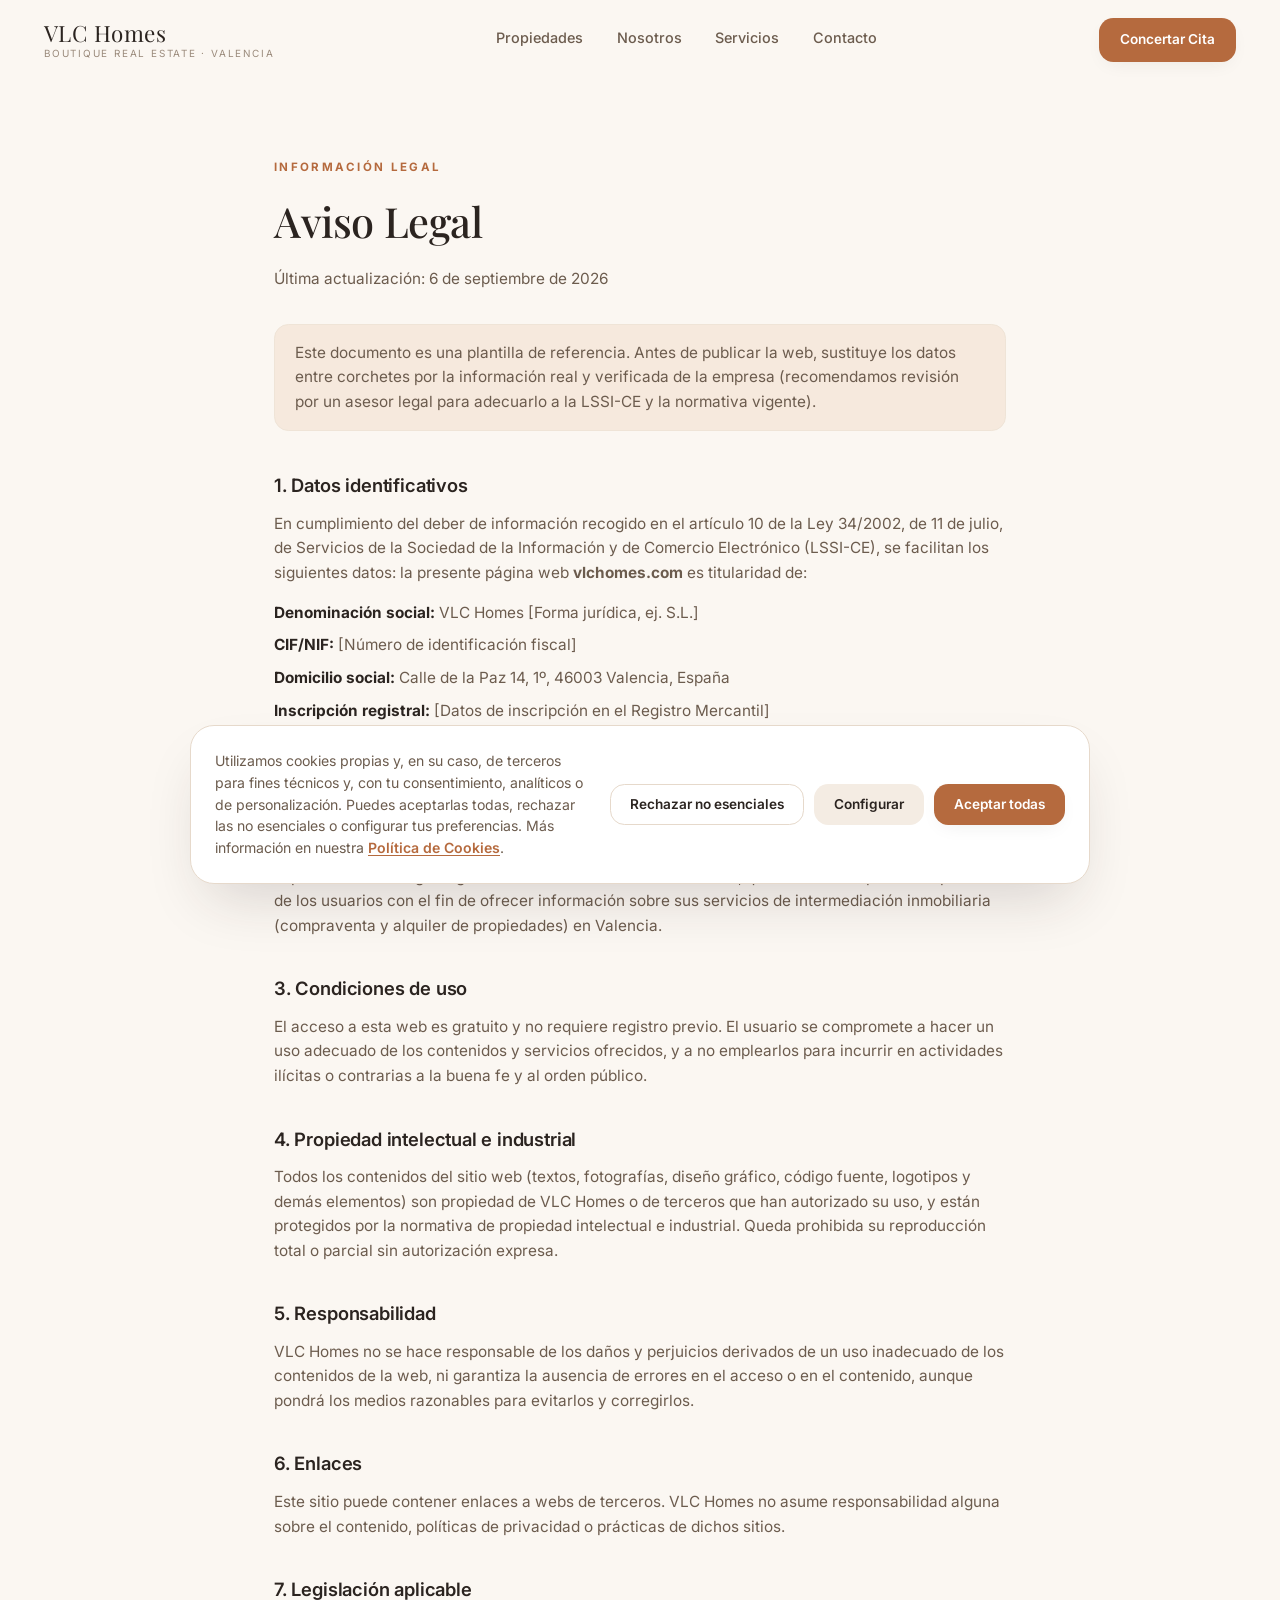
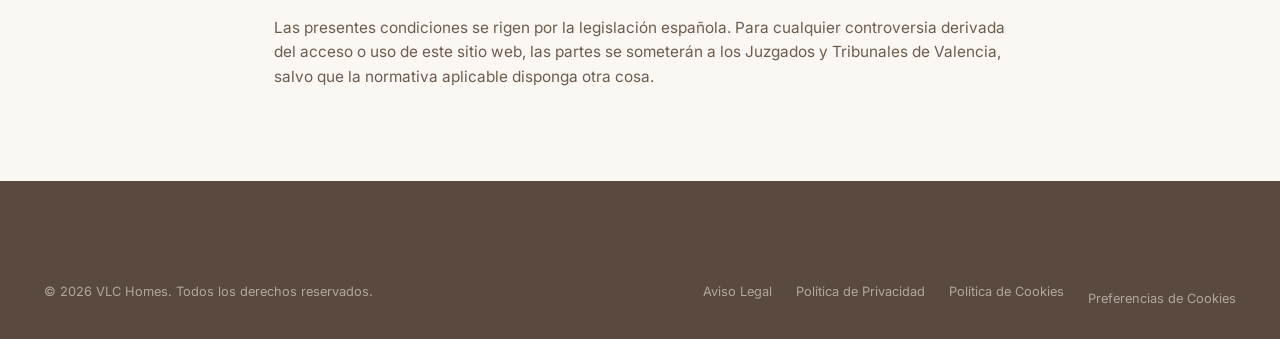
<file: aviso-legal.html>
<!DOCTYPE html>
<html lang="es">
<head>
<meta charset="UTF-8">
<meta name="viewport" content="width=device-width, initial-scale=1.0">
<title>Aviso Legal | VLC Homes</title>
<meta name="robots" content="noindex">

<link rel="preconnect" href="https://fonts.googleapis.com">
<link rel="preconnect" href="https://fonts.gstatic.com" crossorigin>
<link href="https://fonts.googleapis.com/css2?family=Playfair+Display:ital,wght@0,400;0,500;0,600;0,700;1,400;1,500&family=Inter:wght@300;400;500;600;700&display=swap" rel="stylesheet">

<link rel="stylesheet" href="css/style.css">
<link rel="stylesheet" href="css/legal.css">
<link rel="stylesheet" href="css/cookies.css">
</head>
<body>

<header class="site-header" id="site-header">
  <div class="container header-inner">
    <a href="index.html" class="logo">
      <span class="logo-mark">VLC Homes</span>
      <span class="logo-sub">Boutique Real Estate · Valencia</span>
    </a>
    <nav class="main-nav" aria-label="Navegación principal">
      <a href="index.html#propiedades">Propiedades</a>
      <a href="index.html#nosotros">Nosotros</a>
      <a href="index.html#servicios">Servicios</a>
      <a href="index.html#contacto">Contacto</a>
    </nav>
    <div class="header-actions">
      <a href="index.html#contacto" class="btn btn-primary btn-sm">Concertar Cita</a>
    </div>
  </div>
</header>

<main id="main">
  <section class="section legal">
    <div class="container legal-content">
      <span class="eyebrow-label">Información Legal</span>
      <h1>Aviso Legal</h1>
      <p class="legal-updated">Última actualización: 6 de septiembre de 2026</p>

      <p class="legal-placeholder-note">
        Este documento es una plantilla de referencia. Antes de publicar la web, sustituye los
        datos entre corchetes por la información real y verificada de la empresa (recomendamos
        revisión por un asesor legal para adecuarlo a la LSSI-CE y la normativa vigente).
      </p>

      <h2>1. Datos identificativos</h2>
      <p>
        En cumplimiento del deber de información recogido en el artículo 10 de la Ley 34/2002,
        de 11 de julio, de Servicios de la Sociedad de la Información y de Comercio Electrónico
        (LSSI-CE), se facilitan los siguientes datos: la presente página web
        <strong>vlchomes.com</strong> es titularidad de:
      </p>
      <ul class="legal-list">
        <li><strong>Denominación social:</strong> VLC Homes [Forma jurídica, ej. S.L.]</li>
        <li><strong>CIF/NIF:</strong> [Número de identificación fiscal]</li>
        <li><strong>Domicilio social:</strong> Calle de la Paz 14, 1º, 46003 Valencia, España</li>
        <li><strong>Inscripción registral:</strong> [Datos de inscripción en el Registro Mercantil]</li>
        <li><strong>Correo electrónico:</strong> <a href="mailto:hola@vlchomes.com">hola@vlchomes.com</a></li>
        <li><strong>Teléfono:</strong> <a href="tel:+34960234500">+34 960 234 500</a></li>
      </ul>

      <h2>2. Objeto</h2>
      <p>
        El presente aviso legal regula el uso del sitio web vlchomes.com, que VLC Homes pone a
        disposición de los usuarios con el fin de ofrecer información sobre sus servicios de
        intermediación inmobiliaria (compraventa y alquiler de propiedades) en Valencia.
      </p>

      <h2>3. Condiciones de uso</h2>
      <p>
        El acceso a esta web es gratuito y no requiere registro previo. El usuario se compromete
        a hacer un uso adecuado de los contenidos y servicios ofrecidos, y a no emplearlos para
        incurrir en actividades ilícitas o contrarias a la buena fe y al orden público.
      </p>

      <h2>4. Propiedad intelectual e industrial</h2>
      <p>
        Todos los contenidos del sitio web (textos, fotografías, diseño gráfico, código fuente,
        logotipos y demás elementos) son propiedad de VLC Homes o de terceros que han autorizado
        su uso, y están protegidos por la normativa de propiedad intelectual e industrial. Queda
        prohibida su reproducción total o parcial sin autorización expresa.
      </p>

      <h2>5. Responsabilidad</h2>
      <p>
        VLC Homes no se hace responsable de los daños y perjuicios derivados de un uso inadecuado
        de los contenidos de la web, ni garantiza la ausencia de errores en el acceso o en el
        contenido, aunque pondrá los medios razonables para evitarlos y corregirlos.
      </p>

      <h2>6. Enlaces</h2>
      <p>
        Este sitio puede contener enlaces a webs de terceros. VLC Homes no asume responsabilidad
        alguna sobre el contenido, políticas de privacidad o prácticas de dichos sitios.
      </p>

      <h2>7. Legislación aplicable</h2>
      <p>
        Las presentes condiciones se rigen por la legislación española. Para cualquier
        controversia derivada del acceso o uso de este sitio web, las partes se someterán a los
        Juzgados y Tribunales de Valencia, salvo que la normativa aplicable disponga otra cosa.
      </p>
    </div>
  </section>
</main>

<footer class="site-footer">
  <div class="container footer-bottom" style="border-top:none;">
    <p>&copy; <span id="year">2026</span> VLC Homes. Todos los derechos reservados.</p>
    <div class="footer-legal">
      <a href="aviso-legal.html">Aviso Legal</a>
      <a href="politica-privacidad.html">Política de Privacidad</a>
      <a href="politica-cookies.html">Política de Cookies</a>
      <button type="button" class="footer-legal-btn" onclick="window.VLCCookies && window.VLCCookies.openPreferences()">Preferencias de Cookies</button>
    </div>
  </div>
</footer>

<script>document.getElementById('year').textContent = new Date().getFullYear();</script>
<script src="js/cookies.js"></script>
</body>
</html>
</file>
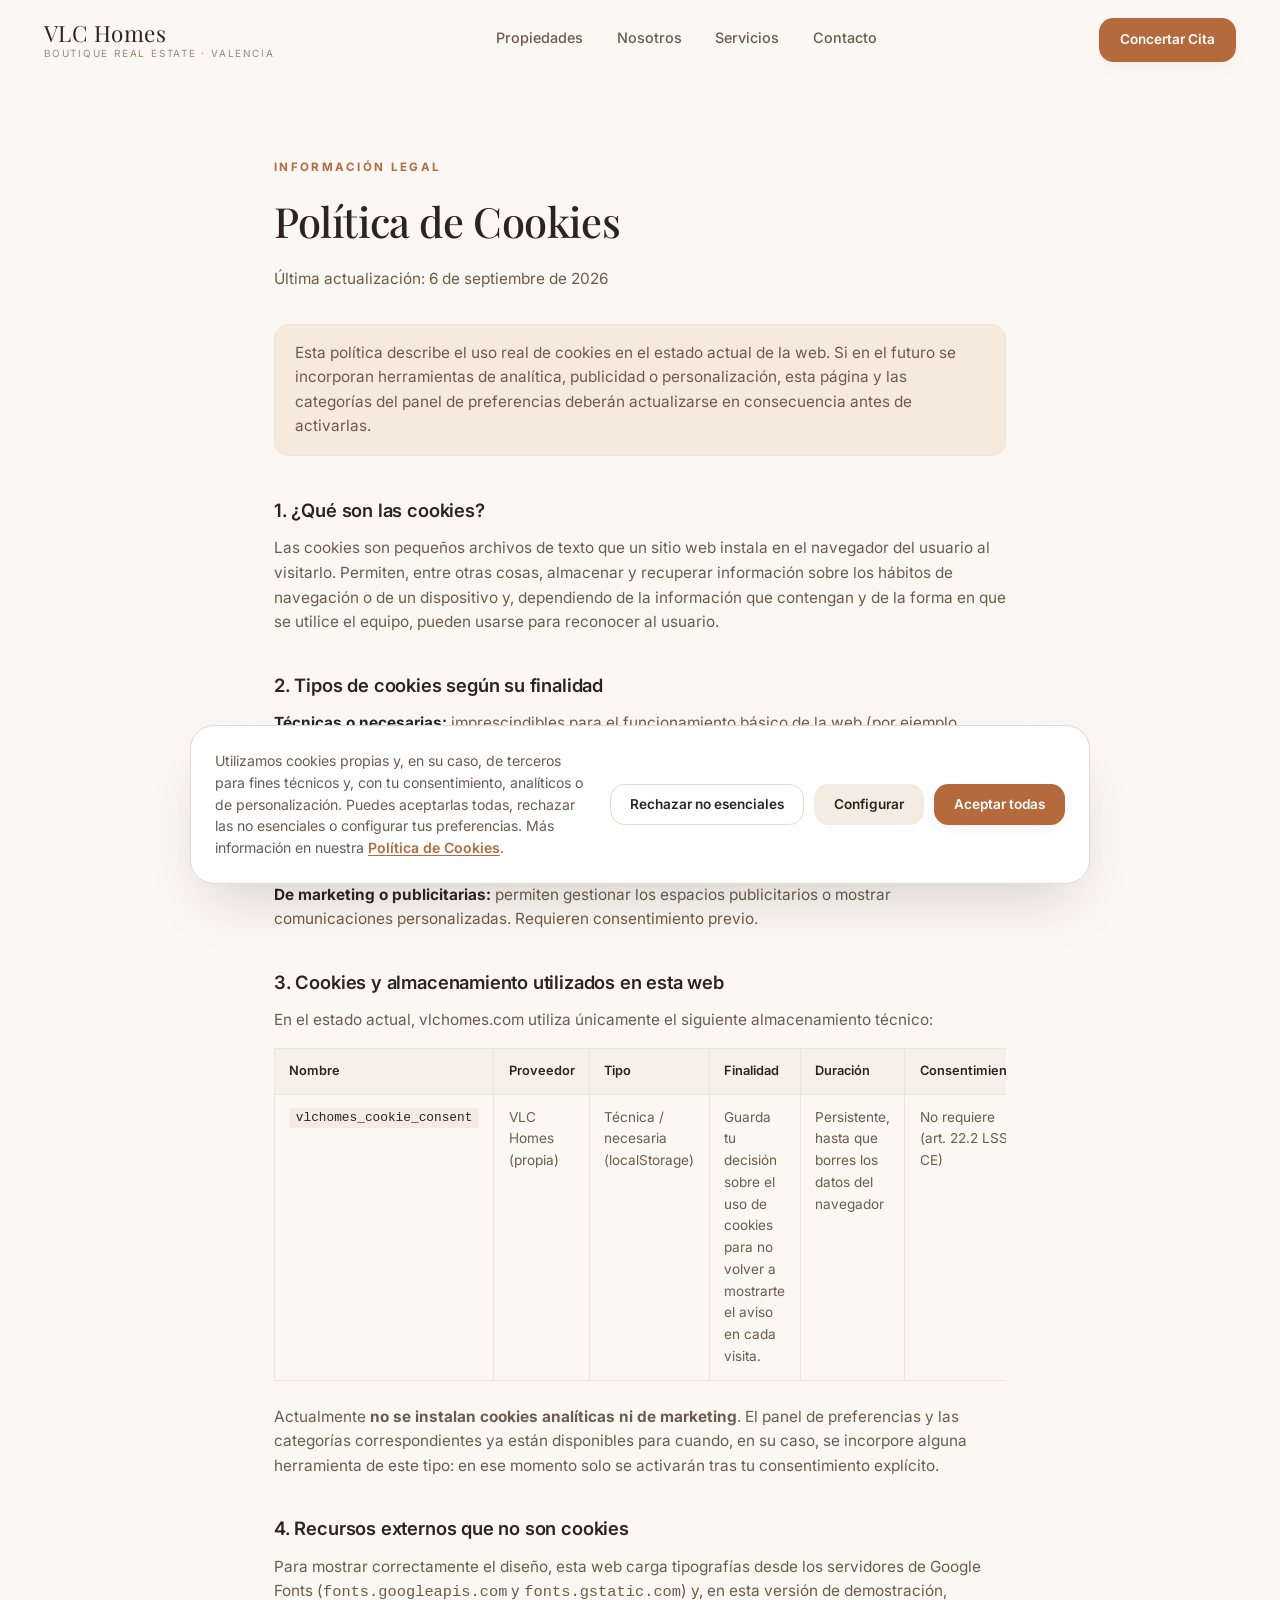
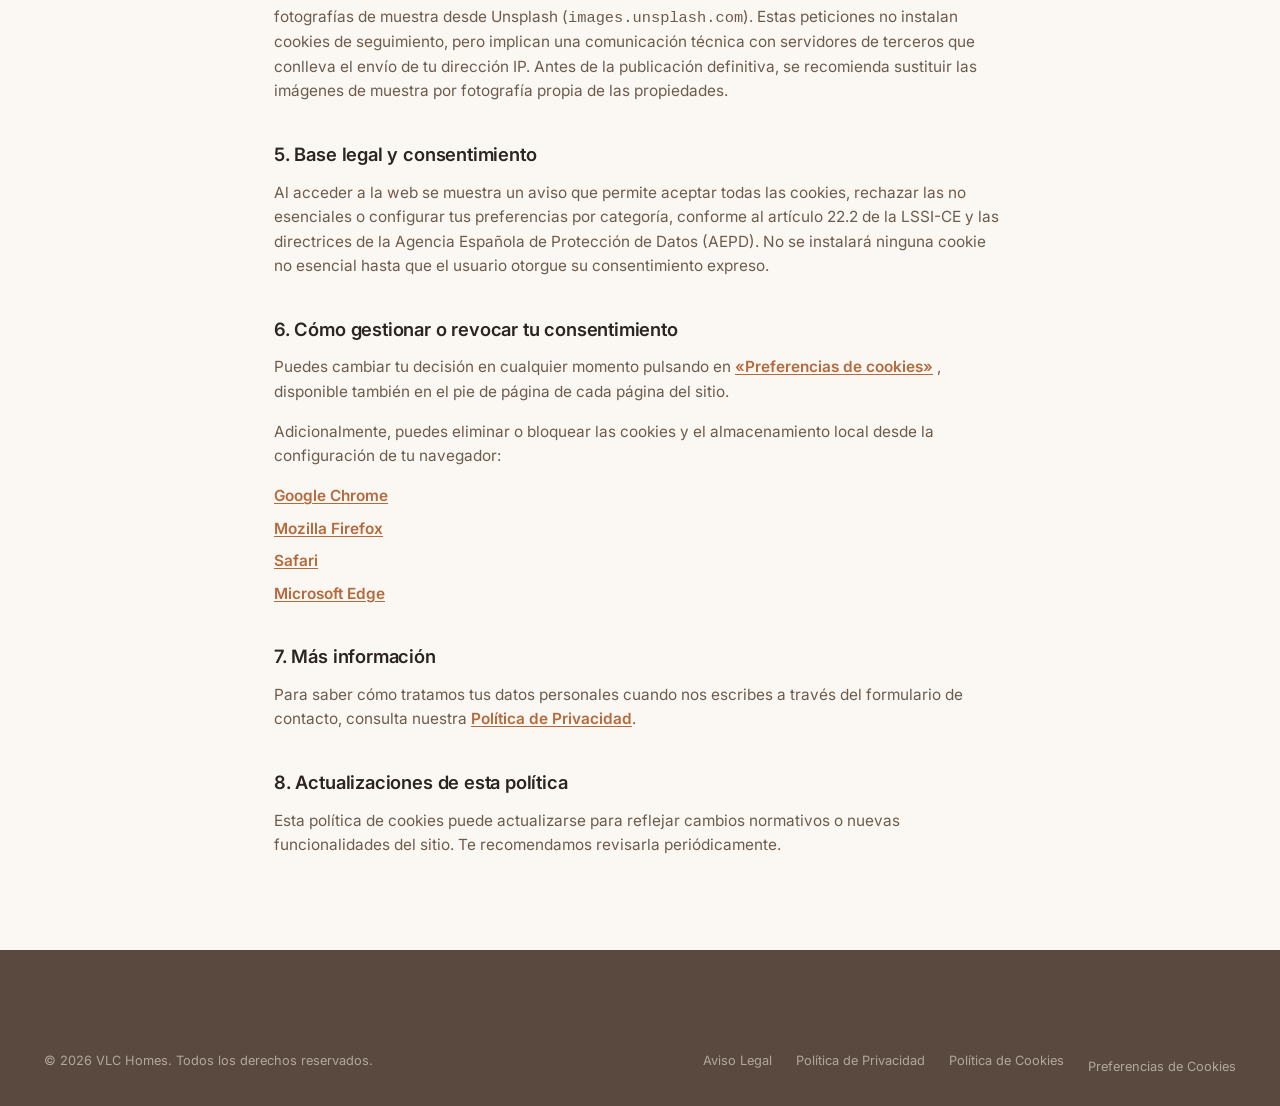
<file: politica-cookies.html>
<!DOCTYPE html>
<html lang="es">
<head>
<meta charset="UTF-8">
<meta name="viewport" content="width=device-width, initial-scale=1.0">
<title>Política de Cookies | VLC Homes</title>
<meta name="robots" content="noindex">

<link rel="preconnect" href="https://fonts.googleapis.com">
<link rel="preconnect" href="https://fonts.gstatic.com" crossorigin>
<link href="https://fonts.googleapis.com/css2?family=Playfair+Display:ital,wght@0,400;0,500;0,600;0,700;1,400;1,500&family=Inter:wght@300;400;500;600;700&display=swap" rel="stylesheet">

<link rel="stylesheet" href="css/style.css">
<link rel="stylesheet" href="css/legal.css">
<link rel="stylesheet" href="css/cookies.css">
</head>
<body>

<header class="site-header" id="site-header">
  <div class="container header-inner">
    <a href="index.html" class="logo">
      <span class="logo-mark">VLC Homes</span>
      <span class="logo-sub">Boutique Real Estate · Valencia</span>
    </a>
    <nav class="main-nav" aria-label="Navegación principal">
      <a href="index.html#propiedades">Propiedades</a>
      <a href="index.html#nosotros">Nosotros</a>
      <a href="index.html#servicios">Servicios</a>
      <a href="index.html#contacto">Contacto</a>
    </nav>
    <div class="header-actions">
      <a href="index.html#contacto" class="btn btn-primary btn-sm">Concertar Cita</a>
    </div>
  </div>
</header>

<main id="main">
  <section class="section legal">
    <div class="container legal-content">
      <span class="eyebrow-label">Información Legal</span>
      <h1>Política de Cookies</h1>
      <p class="legal-updated">Última actualización: 6 de septiembre de 2026</p>

      <p class="legal-placeholder-note">
        Esta política describe el uso real de cookies en el estado actual de la web.
        Si en el futuro se incorporan herramientas de analítica, publicidad o
        personalización, esta página y las categorías del panel de preferencias deberán
        actualizarse en consecuencia antes de activarlas.
      </p>

      <h2>1. ¿Qué son las cookies?</h2>
      <p>
        Las cookies son pequeños archivos de texto que un sitio web instala en el
        navegador del usuario al visitarlo. Permiten, entre otras cosas, almacenar y
        recuperar información sobre los hábitos de navegación o de un dispositivo y,
        dependiendo de la información que contengan y de la forma en que se utilice el
        equipo, pueden usarse para reconocer al usuario.
      </p>

      <h2>2. Tipos de cookies según su finalidad</h2>
      <ul class="legal-list">
        <li><strong>Técnicas o necesarias:</strong> imprescindibles para el funcionamiento básico de la web (por ejemplo, recordar tu decisión sobre cookies). No requieren consentimiento.</li>
        <li><strong>Analíticas:</strong> permiten cuantificar el número de visitantes y analizar su comportamiento para mejorar la web. Requieren consentimiento previo.</li>
        <li><strong>De personalización:</strong> permiten recordar preferencias del usuario (idioma, región, etc.). Requieren consentimiento si no son estrictamente necesarias.</li>
        <li><strong>De marketing o publicitarias:</strong> permiten gestionar los espacios publicitarios o mostrar comunicaciones personalizadas. Requieren consentimiento previo.</li>
      </ul>

      <h2>3. Cookies y almacenamiento utilizados en esta web</h2>
      <p>En el estado actual, vlchomes.com utiliza únicamente el siguiente almacenamiento técnico:</p>

      <div class="legal-table-wrap">
        <table class="legal-table">
          <thead>
            <tr>
              <th>Nombre</th>
              <th>Proveedor</th>
              <th>Tipo</th>
              <th>Finalidad</th>
              <th>Duración</th>
              <th>Consentimiento</th>
            </tr>
          </thead>
          <tbody>
            <tr>
              <td><code>vlchomes_cookie_consent</code></td>
              <td>VLC Homes (propia)</td>
              <td>Técnica / necesaria (localStorage)</td>
              <td>Guarda tu decisión sobre el uso de cookies para no volver a mostrarte el aviso en cada visita.</td>
              <td>Persistente, hasta que borres los datos del navegador</td>
              <td>No requiere (art. 22.2 LSSI-CE)</td>
            </tr>
          </tbody>
        </table>
      </div>

      <p>
        Actualmente <strong>no se instalan cookies analíticas ni de marketing</strong>. El
        panel de preferencias y las categorías correspondientes ya están disponibles para
        cuando, en su caso, se incorpore alguna herramienta de este tipo: en ese momento
        solo se activarán tras tu consentimiento explícito.
      </p>

      <h2>4. Recursos externos que no son cookies</h2>
      <p>
        Para mostrar correctamente el diseño, esta web carga tipografías desde los
        servidores de Google Fonts (<code>fonts.googleapis.com</code> y
        <code>fonts.gstatic.com</code>) y, en esta versión de demostración, fotografías de
        muestra desde Unsplash (<code>images.unsplash.com</code>). Estas peticiones no
        instalan cookies de seguimiento, pero implican una comunicación técnica con
        servidores de terceros que conlleva el envío de tu dirección IP. Antes de la
        publicación definitiva, se recomienda sustituir las imágenes de muestra por
        fotografía propia de las propiedades.
      </p>

      <h2>5. Base legal y consentimiento</h2>
      <p>
        Al acceder a la web se muestra un aviso que permite aceptar todas las cookies,
        rechazar las no esenciales o configurar tus preferencias por categoría, conforme
        al artículo 22.2 de la LSSI-CE y las directrices de la Agencia Española de
        Protección de Datos (AEPD). No se instalará ninguna cookie no esencial hasta que
        el usuario otorgue su consentimiento expreso.
      </p>

      <h2>6. Cómo gestionar o revocar tu consentimiento</h2>
      <p>
        Puedes cambiar tu decisión en cualquier momento pulsando en
        <button type="button" class="legal-inline-btn" onclick="window.VLCCookies && window.VLCCookies.openPreferences()">«Preferencias de cookies»</button>
        , disponible también en el pie de página de cada página del sitio.
      </p>
      <p>
        Adicionalmente, puedes eliminar o bloquear las cookies y el almacenamiento local
        desde la configuración de tu navegador:
      </p>
      <ul class="legal-list">
        <li><a href="https://support.google.com/chrome/answer/95647" target="_blank" rel="noopener">Google Chrome</a></li>
        <li><a href="https://support.mozilla.org/es/kb/proteccion-mejorada-contra-el-rastreo-firefox-escritorio" target="_blank" rel="noopener">Mozilla Firefox</a></li>
        <li><a href="https://support.apple.com/es-es/guide/safari/sfri11471/mac" target="_blank" rel="noopener">Safari</a></li>
        <li><a href="https://support.microsoft.com/es-es/microsoft-edge" target="_blank" rel="noopener">Microsoft Edge</a></li>
      </ul>

      <h2>7. Más información</h2>
      <p>
        Para saber cómo tratamos tus datos personales cuando nos escribes a través del
        formulario de contacto, consulta nuestra
        <a href="politica-privacidad.html">Política de Privacidad</a>.
      </p>

      <h2>8. Actualizaciones de esta política</h2>
      <p>
        Esta política de cookies puede actualizarse para reflejar cambios normativos o
        nuevas funcionalidades del sitio. Te recomendamos revisarla periódicamente.
      </p>
    </div>
  </section>
</main>

<footer class="site-footer">
  <div class="container footer-bottom" style="border-top:none;">
    <p>&copy; <span id="year">2026</span> VLC Homes. Todos los derechos reservados.</p>
    <div class="footer-legal">
      <a href="aviso-legal.html">Aviso Legal</a>
      <a href="politica-privacidad.html">Política de Privacidad</a>
      <a href="politica-cookies.html">Política de Cookies</a>
      <button type="button" class="footer-legal-btn" onclick="window.VLCCookies && window.VLCCookies.openPreferences()">Preferencias de Cookies</button>
    </div>
  </div>
</footer>

<script>document.getElementById('year').textContent = new Date().getFullYear();</script>
<script src="js/cookies.js"></script>
</body>
</html>
</file>
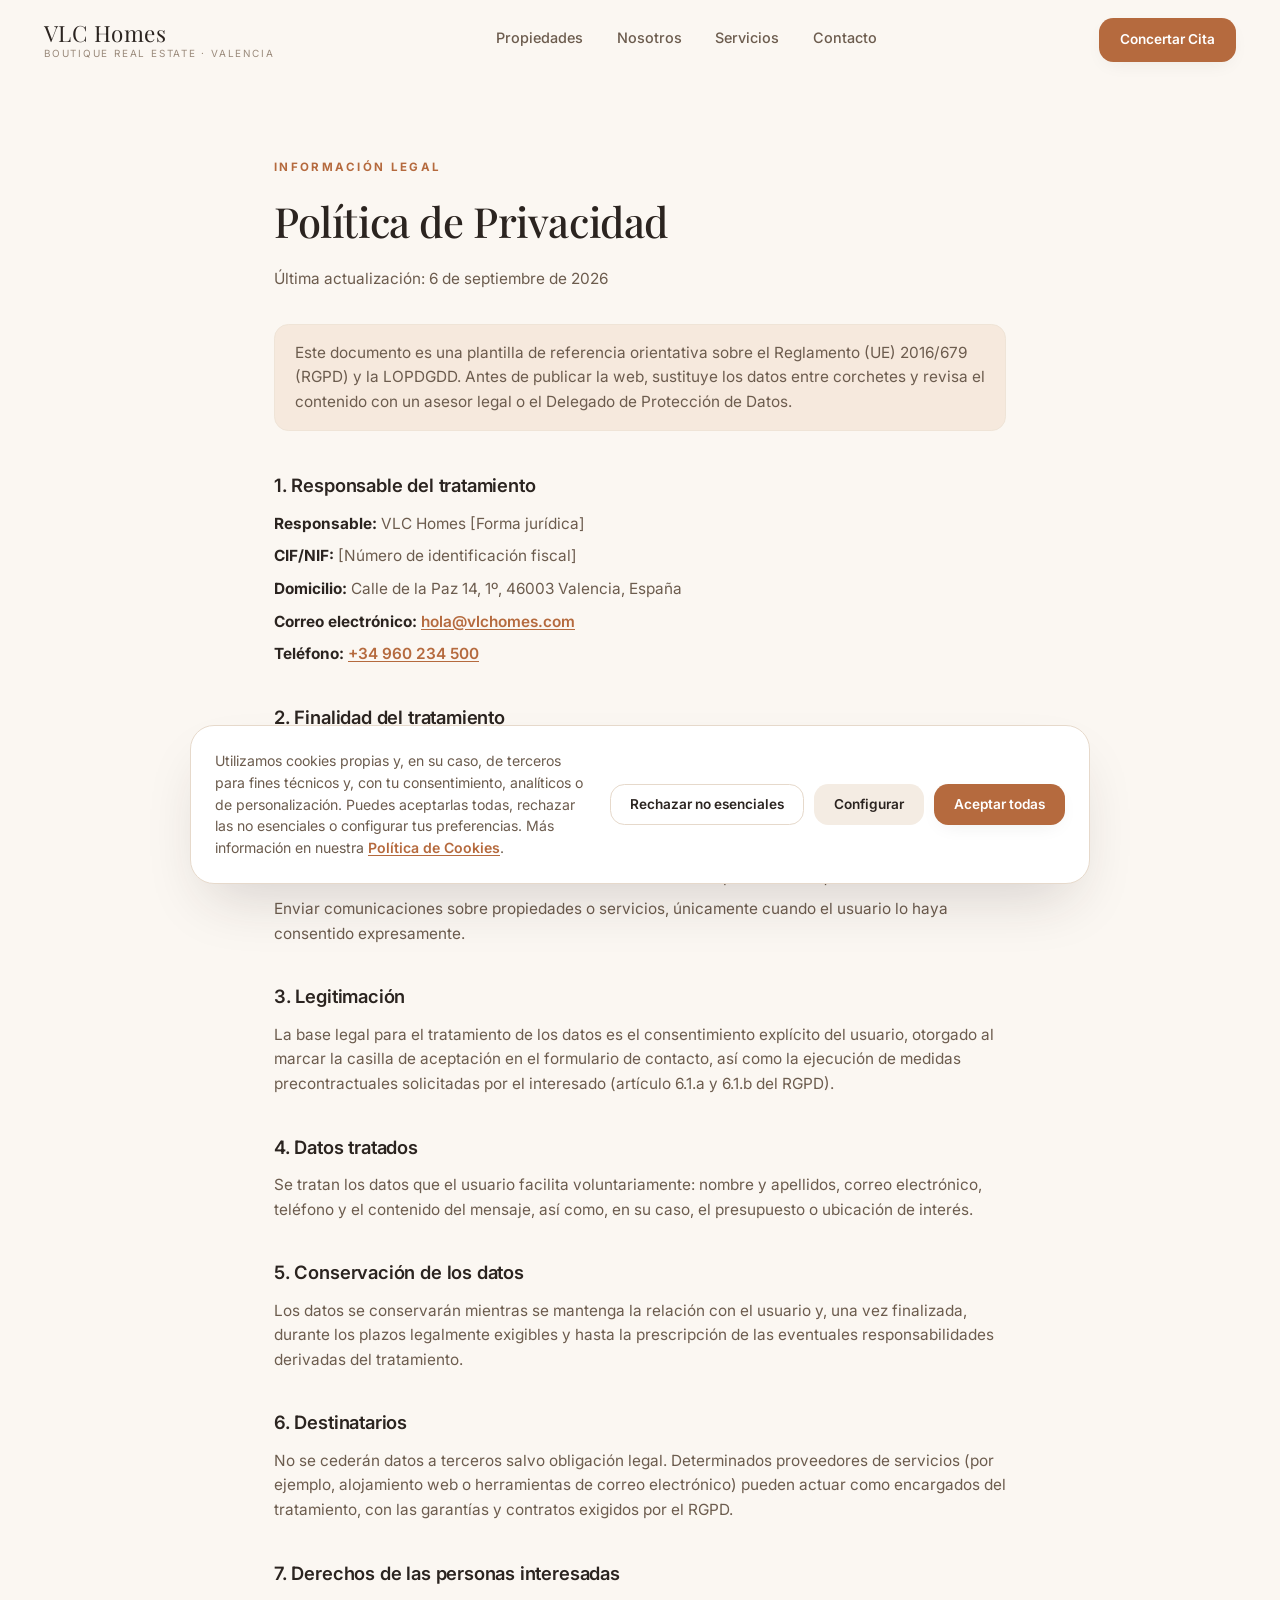
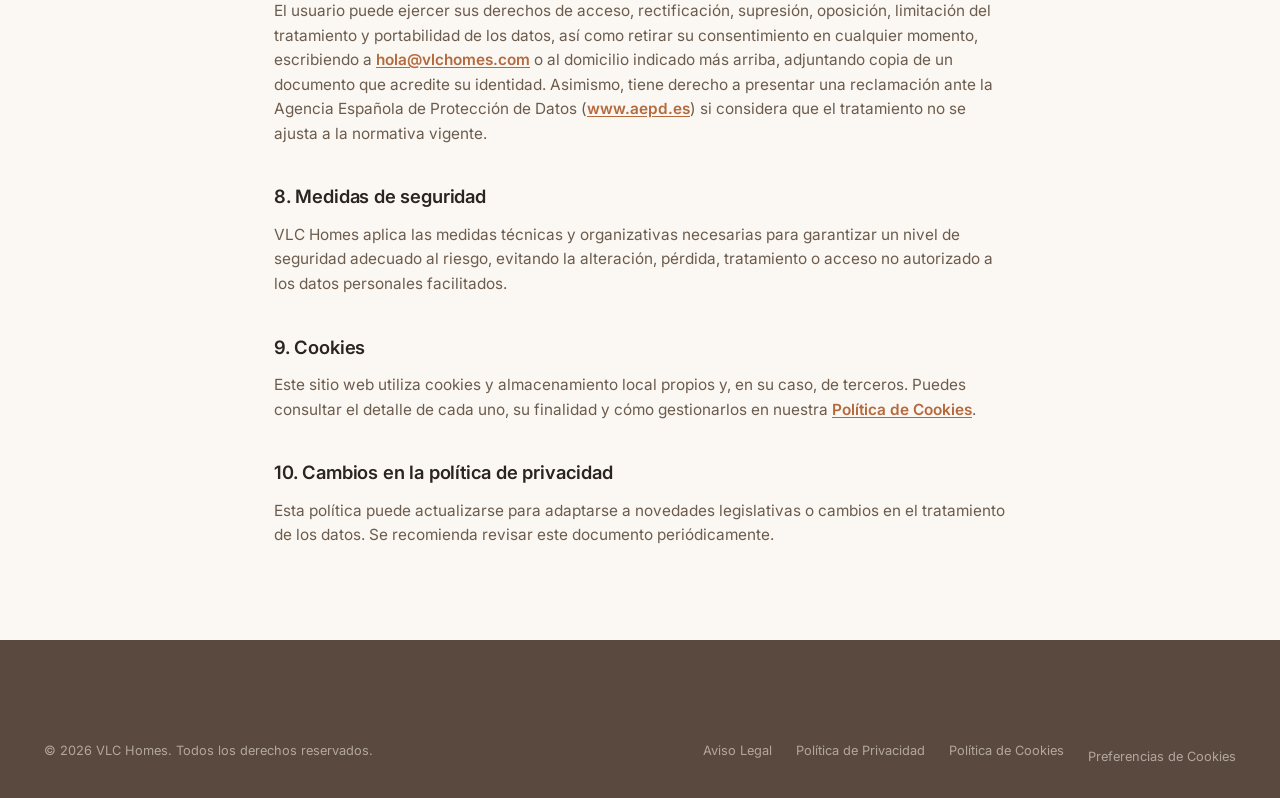
<file: politica-privacidad.html>
<!DOCTYPE html>
<html lang="es">
<head>
<meta charset="UTF-8">
<meta name="viewport" content="width=device-width, initial-scale=1.0">
<title>Política de Privacidad | VLC Homes</title>
<meta name="robots" content="noindex">

<link rel="preconnect" href="https://fonts.googleapis.com">
<link rel="preconnect" href="https://fonts.gstatic.com" crossorigin>
<link href="https://fonts.googleapis.com/css2?family=Playfair+Display:ital,wght@0,400;0,500;0,600;0,700;1,400;1,500&family=Inter:wght@300;400;500;600;700&display=swap" rel="stylesheet">

<link rel="stylesheet" href="css/style.css">
<link rel="stylesheet" href="css/legal.css">
<link rel="stylesheet" href="css/cookies.css">
</head>
<body>

<header class="site-header" id="site-header">
  <div class="container header-inner">
    <a href="index.html" class="logo">
      <span class="logo-mark">VLC Homes</span>
      <span class="logo-sub">Boutique Real Estate · Valencia</span>
    </a>
    <nav class="main-nav" aria-label="Navegación principal">
      <a href="index.html#propiedades">Propiedades</a>
      <a href="index.html#nosotros">Nosotros</a>
      <a href="index.html#servicios">Servicios</a>
      <a href="index.html#contacto">Contacto</a>
    </nav>
    <div class="header-actions">
      <a href="index.html#contacto" class="btn btn-primary btn-sm">Concertar Cita</a>
    </div>
  </div>
</header>

<main id="main">
  <section class="section legal">
    <div class="container legal-content">
      <span class="eyebrow-label">Información Legal</span>
      <h1>Política de Privacidad</h1>
      <p class="legal-updated">Última actualización: 6 de septiembre de 2026</p>

      <p class="legal-placeholder-note">
        Este documento es una plantilla de referencia orientativa sobre el Reglamento (UE)
        2016/679 (RGPD) y la LOPDGDD. Antes de publicar la web, sustituye los datos entre
        corchetes y revisa el contenido con un asesor legal o el Delegado de Protección de Datos.
      </p>

      <h2>1. Responsable del tratamiento</h2>
      <ul class="legal-list">
        <li><strong>Responsable:</strong> VLC Homes [Forma jurídica]</li>
        <li><strong>CIF/NIF:</strong> [Número de identificación fiscal]</li>
        <li><strong>Domicilio:</strong> Calle de la Paz 14, 1º, 46003 Valencia, España</li>
        <li><strong>Correo electrónico:</strong> <a href="mailto:hola@vlchomes.com">hola@vlchomes.com</a></li>
        <li><strong>Teléfono:</strong> <a href="tel:+34960234500">+34 960 234 500</a></li>
      </ul>

      <h2>2. Finalidad del tratamiento</h2>
      <p>Los datos personales facilitados a través del formulario de contacto de esta web se tratan con las siguientes finalidades:</p>
      <ul class="legal-list">
        <li>Atender y responder a las consultas, solicitudes de información o de valoración inmobiliaria remitidas por el usuario.</li>
        <li>Gestionar la relación comercial derivada de una eventual compraventa o alquiler de un inmueble.</li>
        <li>Enviar comunicaciones sobre propiedades o servicios, únicamente cuando el usuario lo haya consentido expresamente.</li>
      </ul>

      <h2>3. Legitimación</h2>
      <p>
        La base legal para el tratamiento de los datos es el consentimiento explícito del usuario,
        otorgado al marcar la casilla de aceptación en el formulario de contacto, así como la
        ejecución de medidas precontractuales solicitadas por el interesado (artículo 6.1.a y
        6.1.b del RGPD).
      </p>

      <h2>4. Datos tratados</h2>
      <p>
        Se tratan los datos que el usuario facilita voluntariamente: nombre y apellidos, correo
        electrónico, teléfono y el contenido del mensaje, así como, en su caso, el presupuesto o
        ubicación de interés.
      </p>

      <h2>5. Conservación de los datos</h2>
      <p>
        Los datos se conservarán mientras se mantenga la relación con el usuario y, una vez
        finalizada, durante los plazos legalmente exigibles y hasta la prescripción de las
        eventuales responsabilidades derivadas del tratamiento.
      </p>

      <h2>6. Destinatarios</h2>
      <p>
        No se cederán datos a terceros salvo obligación legal. Determinados proveedores de
        servicios (por ejemplo, alojamiento web o herramientas de correo electrónico) pueden
        actuar como encargados del tratamiento, con las garantías y contratos exigidos por el
        RGPD.
      </p>

      <h2>7. Derechos de las personas interesadas</h2>
      <p>
        El usuario puede ejercer sus derechos de acceso, rectificación, supresión, oposición,
        limitación del tratamiento y portabilidad de los datos, así como retirar su consentimiento
        en cualquier momento, escribiendo a
        <a href="mailto:hola@vlchomes.com">hola@vlchomes.com</a> o al domicilio indicado más
        arriba, adjuntando copia de un documento que acredite su identidad. Asimismo, tiene
        derecho a presentar una reclamación ante la Agencia Española de Protección de Datos
        (<a href="https://www.aepd.es" target="_blank" rel="noopener">www.aepd.es</a>) si
        considera que el tratamiento no se ajusta a la normativa vigente.
      </p>

      <h2>8. Medidas de seguridad</h2>
      <p>
        VLC Homes aplica las medidas técnicas y organizativas necesarias para garantizar un nivel
        de seguridad adecuado al riesgo, evitando la alteración, pérdida, tratamiento o acceso no
        autorizado a los datos personales facilitados.
      </p>

      <h2>9. Cookies</h2>
      <p>
        Este sitio web utiliza cookies y almacenamiento local propios y, en su caso, de
        terceros. Puedes consultar el detalle de cada uno, su finalidad y cómo gestionarlos
        en nuestra <a href="politica-cookies.html">Política de Cookies</a>.
      </p>

      <h2>10. Cambios en la política de privacidad</h2>
      <p>
        Esta política puede actualizarse para adaptarse a novedades legislativas o cambios en el
        tratamiento de los datos. Se recomienda revisar este documento periódicamente.
      </p>
    </div>
  </section>
</main>

<footer class="site-footer">
  <div class="container footer-bottom" style="border-top:none;">
    <p>&copy; <span id="year">2026</span> VLC Homes. Todos los derechos reservados.</p>
    <div class="footer-legal">
      <a href="aviso-legal.html">Aviso Legal</a>
      <a href="politica-privacidad.html">Política de Privacidad</a>
      <a href="politica-cookies.html">Política de Cookies</a>
      <button type="button" class="footer-legal-btn" onclick="window.VLCCookies && window.VLCCookies.openPreferences()">Preferencias de Cookies</button>
    </div>
  </div>
</footer>

<script>document.getElementById('year').textContent = new Date().getFullYear();</script>
<script src="js/cookies.js"></script>
</body>
</html>
</file>
<file: css/style.css>
/* =========================================================
   VLC HOMES — Soft Luxury Design System
   ========================================================= */

:root{
  /* Palette — lino, arena, blanco roto, terracota y marrón topo */
  --bg:            #fbf7f2;
  --bg-alt:        #f4ece3;
  --surface:       #ffffff;
  --surface-alt:   #f7f0e8;
  --border:        #e6d9cb;
  --border-soft:   #efe4d7;

  --text:          #2b2420;
  --text-soft:     #6c5c4e;
  --text-muted:    #9a8a7b;

  --accent:        #b56a3e;
  --accent-dark:   #96552f;
  --accent-light:  #ecd3bd;
  --accent-tint:   #f6e9dd;

  --taupe:         #7c6a5d;
  --taupe-dark:    #59493e;

  --success-bg:    #eef3e8;
  --success-text:  #4c6b3c;

  --font-serif: 'Playfair Display', Georgia, serif;
  --font-sans:  'Inter', -apple-system, BlinkMacSystemFont, 'Segoe UI', sans-serif;

  --radius-sm: 0.5rem;
  --radius-md: 0.9rem;
  --radius-lg: 1.5rem;
  --radius-xl: 2.25rem;

  --shadow-sm: 0 6px 20px -8px rgba(43, 36, 32, 0.10);
  --shadow-md: 0 16px 40px -12px rgba(43, 36, 32, 0.14);
  --shadow-lg: 0 28px 60px -18px rgba(43, 36, 32, 0.18);

  --ease: cubic-bezier(.4,0,.2,1);
  --container: 1240px;
}

/* ---------- Reset ---------- */
*, *::before, *::after{ box-sizing: border-box; }
html{ scroll-behavior: smooth; }
body{
  margin: 0;
  background: var(--bg);
  color: var(--text);
  font-family: var(--font-sans);
  font-size: 16px;
  line-height: 1.6;
  -webkit-font-smoothing: antialiased;
}
img{ max-width: 100%; display: block; }
a{ color: inherit; text-decoration: none; }
ul{ list-style: none; margin: 0; padding: 0; }
button{ font-family: inherit; cursor: pointer; }
input, textarea, select{ font-family: inherit; font-size: 1rem; }
h1, h2, h3, h4{
  font-family: var(--font-serif);
  font-weight: 500;
  color: var(--text);
  margin: 0 0 0.6em;
  letter-spacing: -0.01em;
}
p{ margin: 0 0 1em; }

.container{
  max-width: var(--container);
  margin-inline: auto;
  padding-inline: 1.5rem;
}

.skip-link{
  position: absolute;
  left: -999px;
  top: 0;
  background: var(--accent);
  color: #fff;
  padding: 0.75rem 1.25rem;
  border-radius: 0 0 var(--radius-sm) 0;
  z-index: 999;
}
.skip-link:focus{ left: 0; }

/* ---------- Buttons ---------- */
.btn{
  display: inline-flex;
  align-items: center;
  justify-content: center;
  gap: 0.5rem;
  padding: 0.9rem 1.75rem;
  border-radius: var(--radius-md);
  font-weight: 600;
  font-size: 0.95rem;
  border: 1px solid transparent;
  transition: background 0.25s var(--ease), color 0.25s var(--ease), border-color 0.25s var(--ease), transform 0.2s var(--ease), box-shadow 0.25s var(--ease);
  white-space: nowrap;
}
.btn svg{ transition: transform 0.25s var(--ease); }
.btn:hover svg{ transform: translateX(3px); }

.btn-primary{
  background: var(--accent);
  color: #fff;
  box-shadow: var(--shadow-sm);
}
.btn-primary:hover{
  background: var(--accent-dark);
  transform: translateY(-2px);
  box-shadow: var(--shadow-md);
}

.btn-outline{
  background: var(--surface);
  color: var(--text);
  border-color: var(--border);
}
.btn-outline:hover{
  background: var(--surface-alt);
  border-color: var(--taupe);
  transform: translateY(-2px);
}

.btn-ghost{
  background: var(--bg-alt);
  color: var(--text);
}
.btn-ghost:hover{
  background: var(--accent);
  color: #fff;
}

.btn-sm{ padding: 0.65rem 1.25rem; font-size: 0.85rem; }

/* ---------- Header ---------- */
.site-header{
  position: sticky;
  top: 0;
  z-index: 100;
  background: var(--bg);
  border-bottom: 1px solid transparent;
  transition: border-color 0.3s var(--ease), box-shadow 0.3s var(--ease);
}
.site-header.is-scrolled{
  border-bottom-color: var(--border-soft);
  box-shadow: 0 4px 20px -8px rgba(43,36,32,0.08);
}
.header-inner{
  display: flex;
  align-items: center;
  justify-content: space-between;
  gap: 1.5rem;
  padding-block: 1.1rem;
}
.logo{ display: flex; flex-direction: column; line-height: 1.1; }
.logo-mark{
  font-family: var(--font-serif);
  font-size: 1.4rem;
  letter-spacing: 0.02em;
  color: var(--text);
}
.logo-sub{
  font-size: 0.62rem;
  letter-spacing: 0.18em;
  text-transform: uppercase;
  color: var(--text-muted);
  margin-top: 2px;
}

.main-nav{
  display: flex;
  align-items: center;
  gap: 2.1rem;
  margin-inline: auto;
}
.main-nav a{
  font-size: 0.9rem;
  font-weight: 500;
  color: var(--text-soft);
  position: relative;
  padding-bottom: 4px;
  transition: color 0.25s var(--ease);
}
.main-nav a::after{
  content: "";
  position: absolute;
  left: 0; right: 0; bottom: 0;
  height: 1px;
  background: var(--accent);
  transform: scaleX(0);
  transform-origin: right;
  transition: transform 0.3s var(--ease);
}
.main-nav a:hover{ color: var(--text); }
.main-nav a:hover::after{ transform: scaleX(1); transform-origin: left; }

.header-actions{ display: flex; align-items: center; gap: 1rem; }

.nav-toggle{
  display: none;
  flex-direction: column;
  justify-content: center;
  gap: 5px;
  width: 40px;
  height: 40px;
  background: transparent;
  border: 1px solid var(--border);
  border-radius: var(--radius-sm);
  padding: 0;
}
.nav-toggle span{
  display: block;
  height: 1.5px;
  margin-inline: auto;
  width: 18px;
  background: var(--text);
  transition: transform 0.3s var(--ease), opacity 0.3s var(--ease);
}
.nav-toggle[aria-expanded="true"] span:nth-child(1){ transform: translateY(6.5px) rotate(45deg); }
.nav-toggle[aria-expanded="true"] span:nth-child(2){ opacity: 0; }
.nav-toggle[aria-expanded="true"] span:nth-child(3){ transform: translateY(-6.5px) rotate(-45deg); }

.mobile-nav{
  display: flex;
  flex-direction: column;
  gap: 0;
  max-height: 0;
  overflow: hidden;
  background: var(--surface);
  border-top: 1px solid transparent;
  transition: max-height 0.35s var(--ease), border-color 0.35s var(--ease);
}
.mobile-nav.is-open{
  max-height: 420px;
  border-top-color: var(--border-soft);
}
.mobile-nav a{
  padding: 1rem 1.5rem;
  font-size: 0.95rem;
  border-bottom: 1px solid var(--border-soft);
  color: var(--text-soft);
}
.mobile-nav .btn{ margin: 1rem 1.5rem; }

/* ---------- Section basics ---------- */
.section{ padding-block: clamp(3.5rem, 6vw, 6.5rem); }
.eyebrow-label{
  display: inline-block;
  font-size: 0.72rem;
  letter-spacing: 0.2em;
  text-transform: uppercase;
  color: var(--accent);
  font-weight: 700;
  margin-bottom: 0.75rem;
}
.section-header{
  display: flex;
  flex-wrap: wrap;
  justify-content: space-between;
  align-items: flex-end;
  gap: 1.5rem 2.5rem;
  margin-bottom: 3rem;
}
.section-header h2{ font-size: clamp(1.7rem, 3vw, 2.4rem); line-height: 1.25; }
.section-header.centered{
  flex-direction: column;
  align-items: center;
  text-align: center;
}
.section-lead{
  color: var(--text-soft);
  max-width: 420px;
  font-size: 1rem;
}
.section-header.centered .section-lead{ max-width: 560px; }
.section-cta{ text-align: center; margin-top: 3rem; }

/* ---------- Hero ---------- */
.hero{ padding-top: clamp(2.5rem, 5vw, 4rem); padding-bottom: clamp(3rem, 6vw, 5rem); }
.hero-grid{
  display: grid;
  grid-template-columns: 1.05fr 1fr;
  gap: clamp(2rem, 5vw, 4rem);
  align-items: center;
}
.eyebrow{
  display: inline-flex;
  align-items: center;
  gap: 0.5rem;
  background: var(--surface-alt);
  border: 1px solid var(--border-soft);
  padding: 0.45rem 0.9rem;
  border-radius: 999px;
  font-size: 0.72rem;
  letter-spacing: 0.14em;
  text-transform: uppercase;
  color: var(--text-soft);
  margin-bottom: 1.5rem;
}
.eyebrow .dot{
  width: 7px; height: 7px;
  background: var(--accent);
  border-radius: 50%;
  animation: pulse 2.2s infinite;
}
@keyframes pulse{
  0%, 100%{ opacity: 1; transform: scale(1); }
  50%{ opacity: 0.5; transform: scale(1.3); }
}
.hero h1{
  font-size: clamp(2.3rem, 5vw, 3.6rem);
  line-height: 1.12;
  margin-bottom: 0.65em;
}
.hero-lead{
  font-size: 1.1rem;
  color: var(--text-soft);
  max-width: 34rem;
  margin-bottom: 2rem;
}
.hero-ctas{ display: flex; flex-wrap: wrap; gap: 1rem; margin-bottom: 2.75rem; }

.hero-stats{
  display: grid;
  grid-template-columns: repeat(3, 1fr);
  gap: 1rem;
  max-width: 30rem;
}
.stat{
  background: var(--surface);
  border: 1px solid var(--border-soft);
  border-radius: var(--radius-md);
  padding: 0.9rem 1rem;
  box-shadow: var(--shadow-sm);
}
.stat-num{
  display: block;
  font-family: var(--font-serif);
  font-size: 1.3rem;
  color: var(--accent);
}
.stat-label{ font-size: 0.75rem; color: var(--text-soft); }

.hero-visual{ position: relative; }
.hero-image-wrap{
  position: relative;
  border-radius: var(--radius-xl);
  overflow: hidden;
  aspect-ratio: 4 / 5;
  box-shadow: var(--shadow-lg);
}
.hero-image-wrap img{ width: 100%; height: 100%; object-fit: cover; }
.hero-badge-float{
  position: absolute;
  left: 1.25rem;
  right: 1.25rem;
  bottom: 1.25rem;
  display: flex;
  align-items: center;
  gap: 0.85rem;
  background: rgba(255,255,255,0.92);
  backdrop-filter: blur(8px);
  padding: 0.9rem 1.1rem;
  border-radius: var(--radius-md);
  box-shadow: var(--shadow-md);
}
.hero-badge-icon{
  width: 42px; height: 42px;
  border-radius: 50%;
  background: var(--accent-tint);
  color: var(--accent);
  display: flex; align-items: center; justify-content: center;
  flex-shrink: 0;
}
.badge-title{ margin: 0; font-weight: 600; font-size: 0.88rem; }
.badge-sub{ margin: 0; font-size: 0.75rem; color: var(--text-soft); }

.hero-tag{
  position: absolute;
  top: -14px;
  right: 18px;
  background: var(--text);
  color: #fff;
  font-size: 0.68rem;
  letter-spacing: 0.14em;
  text-transform: uppercase;
  padding: 0.5rem 1rem;
  border-radius: 999px;
  box-shadow: var(--shadow-sm);
}

/* ---------- Properties ---------- */
.properties{ background: var(--surface); }
.filters{
  display: flex;
  flex-wrap: wrap;
  gap: 0.6rem;
  margin-bottom: 2.5rem;
}
.filter-btn{
  background: var(--bg-alt);
  border: 1px solid transparent;
  color: var(--text-soft);
  padding: 0.55rem 1.15rem;
  border-radius: 999px;
  font-size: 0.85rem;
  font-weight: 500;
  transition: background 0.25s var(--ease), color 0.25s var(--ease);
}
.filter-btn:hover{ background: var(--accent-tint); color: var(--text); }
.filter-btn.is-active{ background: var(--text); color: #fff; }

.property-grid{
  display: grid;
  grid-template-columns: repeat(3, 1fr);
  gap: 2rem;
}
.property-card{
  background: var(--bg);
  border: 1px solid var(--border-soft);
  border-radius: var(--radius-lg);
  overflow: hidden;
  display: flex;
  flex-direction: column;
  transition: box-shadow 0.3s var(--ease), transform 0.3s var(--ease);
}
.property-card:hover{
  box-shadow: var(--shadow-md);
  transform: translateY(-4px);
}
.property-media{
  position: relative;
  aspect-ratio: 4 / 3;
  overflow: hidden;
  background: var(--bg-alt);
}
.property-media img{
  width: 100%; height: 100%; object-fit: cover;
  transition: transform 0.6s var(--ease);
}
.property-card:hover .property-media img{ transform: scale(1.07); }
.tag{
  position: absolute;
  top: 0.85rem;
  font-size: 0.68rem;
  font-weight: 700;
  letter-spacing: 0.05em;
  padding: 0.35rem 0.7rem;
  border-radius: 999px;
}
.tag-accent{ left: 0.85rem; background: var(--accent); color: #fff; }
.tag-secondary{ left: 0.85rem; background: var(--taupe); color: #fff; }
.tag-light{ right: 0.85rem; background: rgba(255,255,255,0.92); color: var(--text); }

.property-body{ padding: 1.5rem; display: flex; flex-direction: column; flex: 1; }
.property-kicker{
  font-size: 0.7rem;
  letter-spacing: 0.1em;
  text-transform: uppercase;
  color: var(--accent);
  font-weight: 700;
  margin-bottom: 0.35rem;
}
.property-body h3{ font-size: 1.2rem; margin-bottom: 0.4rem; }
.property-body > p{ color: var(--text-soft); font-size: 0.9rem; margin-bottom: 1.1rem; }

.property-specs{
  display: flex;
  gap: 1rem;
  background: var(--surface-alt);
  border-radius: var(--radius-sm);
  padding: 0.7rem 0.9rem;
  margin-bottom: 1.2rem;
  flex-wrap: wrap;
}
.property-specs span{
  display: inline-flex;
  align-items: center;
  gap: 0.4rem;
  font-size: 0.8rem;
  color: var(--text-soft);
}
.property-specs svg{ color: var(--taupe); flex-shrink: 0; }

.property-footer{
  margin-top: auto;
  display: flex;
  align-items: center;
  justify-content: space-between;
  gap: 1rem;
  padding-top: 0.25rem;
}
.price-label{ display: block; font-size: 0.68rem; text-transform: uppercase; letter-spacing: 0.08em; color: var(--text-muted); }
.price{ font-family: var(--font-serif); font-size: 1.25rem; color: var(--text); }

.no-results{ text-align: center; color: var(--text-soft); padding: 2rem 0; }
.no-results a{ color: var(--accent); font-weight: 600; }

/* ---------- About ---------- */
.about-grid{
  display: grid;
  grid-template-columns: 0.85fr 1.15fr;
  gap: clamp(2rem, 5vw, 4.5rem);
  align-items: center;
}
.about-visual{ position: relative; }
.about-visual img{
  border-radius: var(--radius-xl);
  aspect-ratio: 3 / 4;
  object-fit: cover;
  box-shadow: var(--shadow-lg);
}
.about-badge{
  position: absolute;
  bottom: -1.5rem;
  right: -1rem;
  max-width: 15rem;
  background: var(--surface);
  border-radius: var(--radius-md);
  box-shadow: var(--shadow-md);
  padding: 1rem 1.1rem;
  display: flex;
  align-items: center;
  gap: 0.75rem;
}
.about-badge-icon{
  width: 44px; height: 44px;
  border-radius: 50%;
  background: var(--accent);
  color: #fff;
  display: flex; align-items: center; justify-content: center;
  flex-shrink: 0;
}
.about-content h2{ font-size: clamp(1.7rem, 3vw, 2.3rem); }
.about-content .section-lead{ max-width: none; margin-bottom: 2rem; }

.pillars{ display: flex; flex-direction: column; gap: 1rem; }
.pillar{
  display: flex;
  gap: 1rem;
  background: var(--surface);
  border: 1px solid var(--border-soft);
  border-radius: var(--radius-md);
  padding: 1.1rem;
  transition: background 0.25s var(--ease);
}
.pillar:hover{ background: var(--surface-alt); }
.pillar-icon{
  width: 46px; height: 46px;
  border-radius: var(--radius-sm);
  background: var(--accent-tint);
  color: var(--accent);
  display: flex; align-items: center; justify-content: center;
  flex-shrink: 0;
}
.pillar h4{ font-size: 1rem; margin-bottom: 0.3rem; font-family: var(--font-sans); font-weight: 600; }
.pillar p{ font-size: 0.88rem; color: var(--text-soft); margin: 0; }

/* ---------- Services ---------- */
.services{ background: var(--bg-alt); }
.services-grid{
  display: grid;
  grid-template-columns: repeat(4, 1fr);
  gap: 1.5rem;
}
.service-card{
  background: var(--surface);
  border: 1px solid var(--border-soft);
  border-radius: var(--radius-lg);
  padding: 1.75rem;
  transition: transform 0.3s var(--ease), box-shadow 0.3s var(--ease);
}
.service-card:hover{ transform: translateY(-4px); box-shadow: var(--shadow-sm); }
.service-icon{
  width: 48px; height: 48px;
  border-radius: 50%;
  background: var(--accent-tint);
  color: var(--accent);
  display: flex; align-items: center; justify-content: center;
  margin-bottom: 1.2rem;
}
.service-card h3{ font-size: 1.1rem; margin-bottom: 0.5rem; }
.service-card p{ font-size: 0.88rem; color: var(--text-soft); margin: 0; }

/* ---------- Testimonials ---------- */
.testimonial-grid{
  display: grid;
  grid-template-columns: repeat(2, 1fr);
  gap: 2rem;
}
.testimonial-card{
  margin: 0;
  background: var(--surface);
  border-radius: var(--radius-lg);
  padding: 2rem;
  box-shadow: var(--shadow-sm);
}
.testimonial-card p{
  font-family: var(--font-serif);
  font-style: italic;
  font-size: 1.1rem;
  line-height: 1.55;
  color: var(--text);
  margin-bottom: 1.5rem;
}
.testimonial-card footer{ display: flex; align-items: center; gap: 0.75rem; }
.avatar{
  width: 40px; height: 40px;
  border-radius: 50%;
  background: var(--accent-light);
  color: var(--accent-dark);
  display: flex; align-items: center; justify-content: center;
  font-weight: 700;
  font-size: 0.8rem;
  flex-shrink: 0;
}
.testimonial-card cite{ font-style: normal; font-weight: 600; display: block; font-size: 0.9rem; }
.testimonial-card footer span{ font-size: 0.78rem; color: var(--text-soft); }

/* ---------- Contact ---------- */
.contact{ background: var(--surface); }
.contact-panel{
  background: var(--bg-alt);
  border-radius: var(--radius-xl);
  padding: clamp(1.75rem, 4vw, 3.5rem);
  display: grid;
  grid-template-columns: 0.85fr 1.15fr;
  gap: clamp(2rem, 4vw, 3.5rem);
}
.contact-intro h2{ font-size: clamp(1.6rem, 3vw, 2.1rem); }
.contact-intro .section-lead{ max-width: none; margin-bottom: 2rem; }
.contact-details{ display: flex; flex-direction: column; gap: 0.9rem; }
.contact-details li{
  display: flex;
  align-items: center;
  gap: 0.7rem;
  font-size: 0.9rem;
  color: var(--text-soft);
}
.contact-details svg{ color: var(--accent); flex-shrink: 0; }
.contact-details a:hover{ color: var(--accent); }

.contact-form{ display: flex; flex-direction: column; gap: 1.25rem; }
.form-row{ display: grid; grid-template-columns: 1fr 1fr; gap: 1.25rem; }
.form-field{ display: flex; flex-direction: column; gap: 0.4rem; }
.form-field label{ font-size: 0.82rem; font-weight: 600; color: var(--text); }
.form-field input,
.form-field select,
.form-field textarea{
  background: var(--surface);
  border: 1px solid var(--border);
  border-radius: var(--radius-sm);
  padding: 0.8rem 1rem;
  color: var(--text);
  transition: border-color 0.25s var(--ease), box-shadow 0.25s var(--ease);
}
.form-field input::placeholder,
.form-field textarea::placeholder{ color: var(--text-muted); }
.form-field input:focus,
.form-field select:focus,
.form-field textarea:focus{
  outline: none;
  border-color: var(--accent);
  box-shadow: 0 0 0 3px var(--accent-tint);
}
.form-field textarea{ resize: vertical; min-height: 100px; }
.field-error{
  display: none;
  font-size: 0.78rem;
  color: #a94438;
}
.form-field.has-error input,
.form-field.has-error textarea{ border-color: #a94438; }
.form-field.has-error .field-error{ display: block; }

.checkbox-field{
  display: flex;
  align-items: flex-start;
  gap: 0.65rem;
  cursor: pointer;
  font-size: 0.82rem;
  color: var(--text-soft);
}
.checkbox-field input{ position: absolute; opacity: 0; width: 1px; height: 1px; }
.checkbox-box{
  flex-shrink: 0;
  width: 19px; height: 19px;
  margin-top: 1px;
  border: 1.5px solid var(--taupe);
  border-radius: 5px;
  position: relative;
  transition: background 0.2s var(--ease), border-color 0.2s var(--ease);
}
.checkbox-field input:checked + .checkbox-box{
  background: var(--accent);
  border-color: var(--accent);
}
.checkbox-field input:checked + .checkbox-box::after{
  content: "";
  position: absolute;
  left: 5px; top: 1px;
  width: 5px; height: 10px;
  border: solid #fff;
  border-width: 0 2px 2px 0;
  transform: rotate(45deg);
}
.checkbox-field input:focus-visible + .checkbox-box{ box-shadow: 0 0 0 3px var(--accent-tint); }
.checkbox-text a{ color: var(--accent); font-weight: 600; text-decoration: underline; text-underline-offset: 2px; }
.checkbox-field.has-error .checkbox-box{ border-color: #a94438; }

.form-footer{
  display: flex;
  align-items: center;
  justify-content: space-between;
  flex-wrap: wrap;
  gap: 1rem;
  padding-top: 0.5rem;
}
.form-note{
  display: flex;
  align-items: center;
  gap: 0.5rem;
  font-size: 0.8rem;
  color: var(--text-soft);
  margin: 0;
}
.form-note svg{ color: var(--accent); flex-shrink: 0; }

.form-success{
  background: var(--success-bg);
  color: var(--success-text);
  padding: 0.9rem 1.1rem;
  border-radius: var(--radius-sm);
  font-size: 0.9rem;
  margin: 0;
}

/* ---------- Footer ---------- */
.site-footer{ background: var(--taupe-dark); color: #efe6dd; padding-top: clamp(3rem, 6vw, 5rem); }
.footer-grid{
  display: grid;
  grid-template-columns: 1.6fr 1fr 1fr 1.2fr;
  gap: 2.5rem;
  padding-bottom: 3rem;
  border-bottom: 1px solid rgba(255,255,255,0.12);
}
.footer-brand .logo-mark{ color: #fff; }
.footer-brand .logo-sub{ color: rgba(239,230,221,0.6); }
.footer-brand p{ margin-top: 1rem; font-size: 0.88rem; color: rgba(239,230,221,0.75); max-width: 26rem; }
.footer-col h4{ font-family: var(--font-sans); font-weight: 600; font-size: 0.95rem; color: #fff; margin-bottom: 1rem; }
.footer-col ul{ display: flex; flex-direction: column; gap: 0.65rem; }
.footer-col a, .footer-contact li{ font-size: 0.88rem; color: rgba(239,230,221,0.75); transition: color 0.2s var(--ease); }
.footer-col a:hover{ color: #fff; }

.footer-bottom{
  display: flex;
  flex-wrap: wrap;
  justify-content: space-between;
  gap: 1rem;
  padding-block: 1.5rem;
  font-size: 0.8rem;
  color: rgba(239,230,221,0.6);
}
.footer-legal{ display: flex; flex-wrap: wrap; gap: 1.5rem; }
.footer-legal a:hover{ color: #fff; }
.footer-legal-btn{
  background: none;
  border: none;
  padding: 0;
  margin: 0;
  font: inherit;
  font-size: 0.8rem;
  color: rgba(239,230,221,0.6);
  cursor: pointer;
  transition: color 0.2s var(--ease);
}
.footer-legal-btn:hover{ color: #fff; }

/* =========================================================
   Responsive
   ========================================================= */
@media (max-width: 1024px){
  .services-grid{ grid-template-columns: repeat(2, 1fr); }
  .footer-grid{ grid-template-columns: 1fr 1fr; }
}

@media (max-width: 900px){
  .main-nav{ display: none; }
  .nav-toggle{ display: flex; }

  .hero-grid{ grid-template-columns: 1fr; }
  .hero-visual{ order: -1; max-width: 26rem; margin-inline: auto; }

  .about-grid{ grid-template-columns: 1fr; }
  .about-visual{ max-width: 24rem; margin-inline: auto; }

  .property-grid{ grid-template-columns: repeat(2, 1fr); }

  .contact-panel{ grid-template-columns: 1fr; }
}

@media (max-width: 640px){
  .property-grid{ grid-template-columns: 1fr; }
  .services-grid{ grid-template-columns: 1fr; }
  .testimonial-grid{ grid-template-columns: 1fr; }
  .form-row{ grid-template-columns: 1fr; }
  .hero-stats{ grid-template-columns: 1fr 1fr 1fr; gap: 0.6rem; }
  .stat{ padding: 0.7rem 0.6rem; }
  .stat-num{ font-size: 1.05rem; }
  .footer-grid{ grid-template-columns: 1fr; }
  .section-header{ flex-direction: column; align-items: flex-start; }
  .btn{ width: 100%; }
  .hero-ctas{ flex-direction: column; }
  .hero-ctas .btn{ width: 100%; }
  .form-footer{ flex-direction: column; align-items: stretch; }
  .form-footer .btn{ width: 100%; }
}

/* Reduced motion */
@media (prefers-reduced-motion: reduce){
  html{ scroll-behavior: auto; }
  *{ animation-duration: 0.01ms !important; animation-iteration-count: 1 !important; transition-duration: 0.01ms !important; }
}
</file>
<file: css/legal.css>
/* Estilos específicos para páginas legales (Aviso Legal / Política de Privacidad) */

.legal{ padding-top: clamp(3rem, 6vw, 4.5rem); }
.legal-content{ max-width: 780px; }
.legal-content h1{ font-size: clamp(2rem, 4vw, 2.6rem); margin-bottom: 0.3em; }
.legal-updated{ color: var(--text-muted); font-size: 0.85rem; margin-bottom: 2rem; }

.legal-placeholder-note{
  background: var(--accent-tint);
  border: 1px solid var(--border-soft);
  border-radius: var(--radius-md);
  padding: 1rem 1.25rem;
  font-size: 0.88rem;
  color: var(--text-soft);
  margin-bottom: 2.5rem;
}

.legal-content h2{
  font-family: var(--font-sans);
  font-weight: 600;
  font-size: 1.15rem;
  margin-top: 2.25rem;
  margin-bottom: 0.6em;
}
.legal-content p{ color: var(--text-soft); font-size: 0.96rem; }
.legal-list{
  display: flex;
  flex-direction: column;
  gap: 0.5rem;
  margin-bottom: 1.25rem;
}
.legal-list li{ color: var(--text-soft); font-size: 0.96rem; }
.legal-list strong{ color: var(--text); }
.legal-content a{ color: var(--accent); font-weight: 600; text-decoration: underline; text-underline-offset: 2px; }

.legal-inline-btn{
  background: none;
  border: none;
  padding: 0;
  margin: 0;
  color: var(--accent);
  font: inherit;
  font-weight: 600;
  text-decoration: underline;
  text-underline-offset: 2px;
  cursor: pointer;
}

.legal-table-wrap{ overflow-x: auto; margin-bottom: 1.5rem; }
.legal-table{
  width: 100%;
  min-width: 640px;
  border-collapse: collapse;
  font-size: 0.85rem;
}
.legal-table th,
.legal-table td{
  padding: 0.75rem 0.9rem;
  border: 1px solid var(--border-soft);
  text-align: left;
  vertical-align: top;
  color: var(--text-soft);
}
.legal-table th{
  background: var(--surface-alt);
  color: var(--text);
  font-weight: 600;
  font-size: 0.8rem;
}
.legal-table code{
  background: var(--bg-alt);
  padding: 0.15rem 0.4rem;
  border-radius: 4px;
  font-size: 0.8rem;
  color: var(--text);
}
</file>
<file: css/cookies.css>
/* =========================================================
   VLC HOMES — Cookie Consent Banner & Preferences Modal
   ========================================================= */

.cookie-banner{
  position: fixed;
  left: 1rem;
  right: 1rem;
  bottom: 1rem;
  z-index: 300;
  max-width: 900px;
  margin-inline: auto;
  background: var(--surface);
  border: 1px solid var(--border);
  border-radius: var(--radius-lg);
  box-shadow: var(--shadow-lg);
  padding: 1.5rem;
  display: flex;
  flex-wrap: wrap;
  align-items: center;
  gap: 1.25rem;
  transform: translateY(140%);
  opacity: 0;
  transition: transform 0.5s var(--ease), opacity 0.5s var(--ease);
}
.cookie-banner.is-visible{ transform: translateY(0); opacity: 1; }

.cookie-banner-text{ flex: 1 1 320px; }
.cookie-banner-text p{
  margin: 0;
  font-size: 0.88rem;
  color: var(--text-soft);
  line-height: 1.55;
}
.cookie-banner-text a{ color: var(--accent); font-weight: 600; text-decoration: underline; text-underline-offset: 2px; }

.cookie-banner-actions{
  display: flex;
  flex-wrap: wrap;
  gap: 0.6rem;
  flex: 0 0 auto;
}
.cookie-banner-actions .btn{ padding: 0.7rem 1.2rem; font-size: 0.85rem; white-space: nowrap; }

/* ---------- Modal ---------- */
.cookie-modal-overlay{
  position: fixed;
  inset: 0;
  z-index: 310;
  background: rgba(43, 36, 32, 0.45);
  display: flex;
  align-items: center;
  justify-content: center;
  padding: 1.25rem;
  opacity: 0;
  visibility: hidden;
  transition: opacity 0.3s var(--ease), visibility 0.3s var(--ease);
}
.cookie-modal-overlay.is-visible{ opacity: 1; visibility: visible; }

.cookie-modal{
  background: var(--bg);
  border-radius: var(--radius-lg);
  box-shadow: var(--shadow-lg);
  max-width: 560px;
  width: 100%;
  max-height: 85vh;
  overflow-y: auto;
  padding: 2rem;
  transform: translateY(16px) scale(0.98);
  transition: transform 0.3s var(--ease);
}
.cookie-modal-overlay.is-visible .cookie-modal{ transform: translateY(0) scale(1); }

.cookie-modal-header{
  display: flex;
  align-items: flex-start;
  justify-content: space-between;
  gap: 1rem;
  margin-bottom: 0.5rem;
}
.cookie-modal-header h2{ font-size: 1.35rem; margin-bottom: 0.2em; }
.cookie-modal-close{
  background: var(--bg-alt);
  border: 1px solid var(--border-soft);
  border-radius: 50%;
  width: 34px;
  height: 34px;
  display: flex;
  align-items: center;
  justify-content: center;
  color: var(--text-soft);
  flex-shrink: 0;
  transition: background 0.2s var(--ease), color 0.2s var(--ease);
}
.cookie-modal-close:hover{ background: var(--accent-tint); color: var(--text); }

.cookie-modal-intro{ font-size: 0.88rem; color: var(--text-soft); margin-bottom: 1.5rem; }
.cookie-modal-intro a{ color: var(--accent); font-weight: 600; text-decoration: underline; text-underline-offset: 2px; }

.cookie-category{
  border: 1px solid var(--border-soft);
  border-radius: var(--radius-md);
  padding: 1.1rem 1.25rem;
  margin-bottom: 1rem;
}
.cookie-category-head{
  display: flex;
  align-items: center;
  justify-content: space-between;
  gap: 1rem;
}
.cookie-category-head h3{
  font-family: var(--font-sans);
  font-weight: 600;
  font-size: 0.98rem;
  margin: 0;
  color: var(--text);
}
.cookie-category p{
  margin: 0.5rem 0 0;
  font-size: 0.84rem;
  color: var(--text-soft);
  line-height: 1.5;
}
.cookie-category-badge{
  font-size: 0.68rem;
  font-weight: 700;
  letter-spacing: 0.06em;
  text-transform: uppercase;
  color: var(--taupe);
}

/* Toggle switch */
.cookie-switch{
  position: relative;
  display: inline-flex;
  align-items: center;
  width: 42px;
  height: 24px;
  flex-shrink: 0;
}
.cookie-switch input{ position: absolute; opacity: 0; width: 100%; height: 100%; margin: 0; cursor: pointer; }
.cookie-switch-track{
  position: absolute;
  inset: 0;
  background: var(--border);
  border-radius: 999px;
  transition: background 0.25s var(--ease);
}
.cookie-switch-track::after{
  content: "";
  position: absolute;
  top: 2px; left: 2px;
  width: 20px; height: 20px;
  background: #fff;
  border-radius: 50%;
  box-shadow: 0 1px 4px rgba(43,36,32,0.25);
  transition: transform 0.25s var(--ease);
}
.cookie-switch input:checked + .cookie-switch-track{ background: var(--accent); }
.cookie-switch input:checked + .cookie-switch-track::after{ transform: translateX(18px); }
.cookie-switch input:disabled + .cookie-switch-track{ background: var(--taupe); opacity: 0.55; cursor: not-allowed; }
.cookie-switch input:focus-visible + .cookie-switch-track{ box-shadow: 0 0 0 3px var(--accent-tint); }

.cookie-modal-footer{
  display: flex;
  flex-wrap: wrap;
  gap: 0.75rem;
  margin-top: 1.5rem;
}
.cookie-modal-footer .btn{ flex: 1 1 auto; }

@media (max-width: 640px){
  .cookie-banner{ flex-direction: column; align-items: stretch; padding: 1.25rem; }
  .cookie-banner-actions{ flex-direction: column; }
  .cookie-banner-actions .btn{ width: 100%; }
  .cookie-modal{ padding: 1.5rem; }
}
</file>
